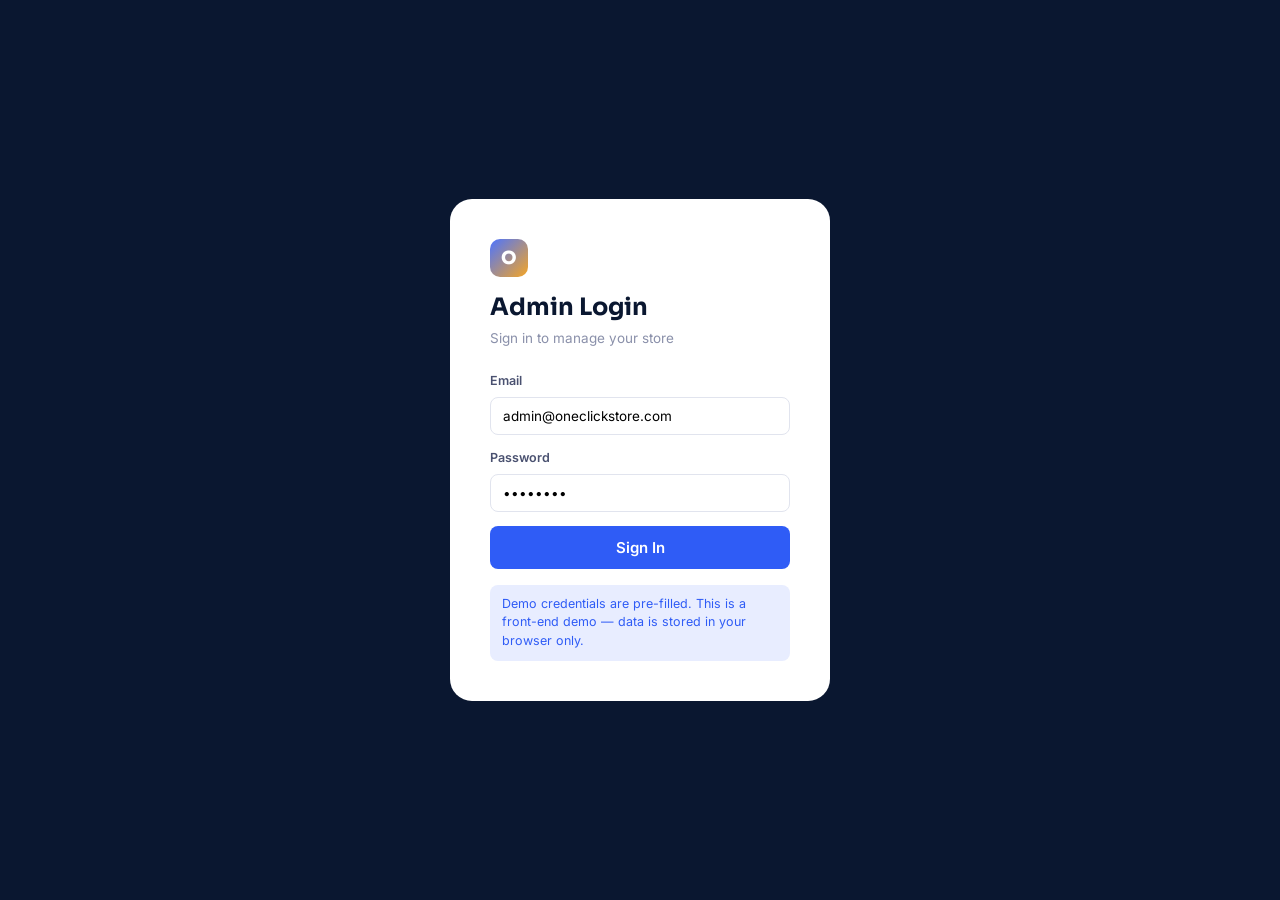
<file: admin.html>
<!DOCTYPE html>
<html lang="en">
<head>
<meta charset="UTF-8">
<meta name="viewport" content="width=device-width, initial-scale=1.0">
<meta name="description" content="Admin dashboard for One-Click Store - manage products, orders and sales.">
<meta name="theme-color" content="#0A1730">
<title>Admin Dashboard - One-Click Store</title>
<link rel="stylesheet" href="assets/css/style.css">
</head>
<body class="admin-body">

<!-- LOGIN SCREEN -->
<div class="login-screen" id="loginScreen">
  <div class="login-card">
    <span class="logo-mark" style="margin-bottom:16px;">O</span>
    <h2>Admin Login</h2>
    <p>Sign in to manage your store</p>
    <form id="loginForm">
      <div class="form-group"><label>Email</label><input type="email" id="loginEmail" value="admin@oneclickstore.com" required></div>
      <div class="form-group"><label>Password</label><input type="password" id="loginPassword" value="admin123" required></div>
      <button type="submit" class="btn btn-primary btn-block">Sign In</button>
    </form>
    <div class="login-hint">Demo credentials are pre-filled. This is a front-end demo — data is stored in your browser only.</div>
  </div>
</div>

<!-- ADMIN SHELL -->
<div class="admin-shell" id="adminShell" style="display:none;">
  <aside class="admin-sidebar">
    <div class="admin-logo"><span class="logo-mark">O</span><span class="logo-text" style="color:#fff;">One-Click<span style="color:var(--amber-500);">Admin</span></span></div>
    <nav class="admin-nav">
      <a href="#dashboard" class="nav-item active" data-view="dashboard"><span class="icon">📊</span> Dashboard</a>
      <a href="#products" class="nav-item" data-view="products"><span class="icon">📦</span> Products</a>
      <a href="#orders" class="nav-item" data-view="orders"><span class="icon">🧾</span> Orders</a>
      <a href="#customers" class="nav-item" data-view="customers"><span class="icon">👥</span> Customers</a>
      <a href="index.html" class="nav-item"><span class="icon">🏬</span> View Store</a>
      <a href="#logout" class="nav-item" id="logoutBtn"><span class="icon">🚪</span> Logout</a>
    </nav>
  </aside>

  <main class="admin-main">
    <!-- DASHBOARD VIEW -->
    <section id="view-dashboard" class="admin-view">
      <div class="admin-topbar">
        <div><h1>Dashboard Overview</h1><p>Welcome back — here's what's happening with your store today.</p></div>
      </div>

      <div class="stat-grid">
        <div class="stat-card">
          <div class="stat-icon" style="background:var(--blue-100);color:var(--blue-600);">💰</div>
          <div class="stat-value" id="statRevenue">$0</div>
          <div class="stat-label">Total Revenue</div>
          <div class="stat-delta up">▲ 12.4% vs last month</div>
        </div>
        <div class="stat-card">
          <div class="stat-icon" style="background:#DEF7EA;color:var(--green-500);">🧾</div>
          <div class="stat-value" id="statOrders">0</div>
          <div class="stat-label">Total Orders</div>
          <div class="stat-delta up">▲ 8.1% vs last month</div>
        </div>
        <div class="stat-card">
          <div class="stat-icon" style="background:#FEF3D9;color:var(--amber-600);">📦</div>
          <div class="stat-value" id="statProducts">0</div>
          <div class="stat-label">Active Products</div>
          <div class="stat-delta up">▲ 3 new this week</div>
        </div>
        <div class="stat-card">
          <div class="stat-icon" style="background:#FDE8E8;color:var(--red-500);">👥</div>
          <div class="stat-value" id="statCustomers">1,204</div>
          <div class="stat-label">Total Customers</div>
          <div class="stat-delta down">▼ 1.2% vs last month</div>
        </div>
      </div>

      <div class="admin-panel">
        <div class="admin-panel-head"><h2>Sales — Last 7 Days</h2><span class="badge-pill">Live demo data</span></div>
        <div class="chart-bars" id="chartBars"></div>
        <div class="chart-labels" id="chartLabels"></div>
      </div>

      <div class="admin-panel">
        <div class="admin-panel-head"><h2>Recent Orders</h2><a href="#orders" class="view-all-link" onclick="switchView('orders')">View All →</a></div>
        <table class="admin-table">
          <thead><tr><th>Order ID</th><th>Customer</th><th>Date</th><th>Amount</th><th>Status</th></tr></thead>
          <tbody id="recentOrdersBody"></tbody>
        </table>
      </div>
    </section>

    <!-- PRODUCTS VIEW -->
    <section id="view-products" class="admin-view" style="display:none;">
      <div class="admin-topbar">
        <div><h1>Products</h1><p>Manage your product catalog</p></div>
        <button class="btn btn-primary" onclick="openProductModal()">+ Add Product</button>
      </div>
      <div class="admin-panel">
        <table class="admin-table">
          <thead><tr><th>Image</th><th>Name</th><th>Category</th><th>Price</th><th>Stock</th><th>Status</th><th>Actions</th></tr></thead>
          <tbody id="productsTableBody"></tbody>
        </table>
      </div>
    </section>

    <!-- ORDERS VIEW -->
    <section id="view-orders" class="admin-view" style="display:none;">
      <div class="admin-topbar"><div><h1>Orders</h1><p>Track and manage customer orders</p></div></div>
      <div class="admin-panel">
        <table class="admin-table">
          <thead><tr><th>Order ID</th><th>Customer</th><th>Items</th><th>Date</th><th>Amount</th><th>Status</th><th>Actions</th></tr></thead>
          <tbody id="ordersTableBody"></tbody>
        </table>
      </div>
    </section>

    <!-- CUSTOMERS VIEW -->
    <section id="view-customers" class="admin-view" style="display:none;">
      <div class="admin-topbar"><div><h1>Customers</h1><p>Your customer base at a glance</p></div></div>
      <div class="admin-panel">
        <table class="admin-table">
          <thead><tr><th>Name</th><th>Email</th><th>Orders</th><th>Total Spent</th><th>Joined</th></tr></thead>
          <tbody id="customersTableBody"></tbody>
        </table>
      </div>
    </section>
  </main>
</div>

<!-- PRODUCT ADD/EDIT MODAL -->
<div class="modal-overlay" id="productModal">
  <div class="modal-box" style="max-width:560px;">
    <span class="close-modal" onclick="closeProductModal()">&times;</span>
    <h2 id="productModalTitle" style="margin-bottom:18px;">Add Product</h2>
    <form id="productForm">
      <input type="hidden" id="pf-id">
      <div class="admin-form-grid">
        <div class="form-group"><label>Product Name</label><input type="text" id="pf-name" required></div>
        <div class="form-group"><label>Category</label>
          <select id="pf-category">
            <option>Electronics</option><option>Fashion</option><option>Home & Garden</option>
            <option>Sports & Outdoors</option><option>Books & Media</option>
          </select>
        </div>
        <div class="form-group"><label>Price ($)</label><input type="number" step="0.01" id="pf-price" required></div>
        <div class="form-group"><label>Original Price ($)</label><input type="number" step="0.01" id="pf-original"></div>
        <div class="form-group"><label>Stock Quantity</label><input type="number" id="pf-stock" required></div>
        <div class="form-group"><label>Image URL</label><input type="text" id="pf-image" placeholder="https://..."></div>
      </div>
      <div class="form-group"><label>Description</label><textarea id="pf-desc"></textarea></div>
      <button type="submit" class="btn btn-primary btn-block">Save Product</button>
    </form>
  </div>
</div>

<div id="toast" class="toast">Saved</div>

<script src="assets/js/products.js"></script>
<script>
  /* ---------- LOGIN ---------- */
  document.getElementById('loginForm').addEventListener('submit', (e) => {
    e.preventDefault();
    sessionStorage.setItem('ocs_admin_logged_in', 'true');
    document.getElementById('loginScreen').style.display = 'none';
    document.getElementById('adminShell').style.display = 'grid';
    initDashboard();
  });
  document.getElementById('logoutBtn').addEventListener('click', (e) => {
    e.preventDefault();
    sessionStorage.removeItem('ocs_admin_logged_in');
    location.reload();
  });
  if (sessionStorage.getItem('ocs_admin_logged_in') === 'true') {
    document.getElementById('loginScreen').style.display = 'none';
    document.getElementById('adminShell').style.display = 'grid';
  }

  /* ---------- NAV SWITCHING ---------- */
  function switchView(view) {
    document.querySelectorAll('.admin-view').forEach(v => v.style.display = 'none');
    document.getElementById(`view-${view}`).style.display = 'block';
    document.querySelectorAll('.admin-nav .nav-item').forEach(a => a.classList.remove('active'));
    document.querySelector(`.admin-nav a[data-view="${view}"]`)?.classList.add('active');
  }
  document.querySelectorAll('.admin-nav .nav-item[data-view]').forEach(a => {
    a.addEventListener('click', (e) => { e.preventDefault(); switchView(a.dataset.view); });
  });

  /* ---------- MOCK ORDERS / CUSTOMERS ---------- */
  const MOCK_ORDERS = [
    { id: '#OCS-10234', customer: 'Ahmed Raza', items: 3, date: 'Aug 4, 2026', amount: 249.99, status: 'paid' },
    { id: '#OCS-10233', customer: 'Sara Khan', items: 1, date: 'Aug 4, 2026', amount: 79.99, status: 'pending' },
    { id: '#OCS-10232', customer: 'Bilal Ahmed', items: 2, date: 'Aug 3, 2026', amount: 154.98, status: 'paid' },
    { id: '#OCS-10231', customer: 'Fatima Noor', items: 5, date: 'Aug 3, 2026', amount: 412.50, status: 'paid' },
    { id: '#OCS-10230', customer: 'Usman Tariq', items: 1, date: 'Aug 2, 2026', amount: 34.99, status: 'cancelled' },
    { id: '#OCS-10229', customer: 'Hina Malik', items: 4, date: 'Aug 2, 2026', amount: 289.96, status: 'paid' }
  ];
  const MOCK_CUSTOMERS = [
    { name: 'Ahmed Raza', email: 'ahmed.raza@example.com', orders: 12, spent: 1240.50, joined: 'Jan 2025' },
    { name: 'Sara Khan', email: 'sara.khan@example.com', orders: 5, spent: 389.99, joined: 'Mar 2025' },
    { name: 'Bilal Ahmed', email: 'bilal.a@example.com', orders: 8, spent: 720.10, joined: 'Nov 2024' },
    { name: 'Fatima Noor', email: 'fatima.noor@example.com', orders: 21, spent: 2104.75, joined: 'Jun 2024' },
    { name: 'Usman Tariq', email: 'usman.t@example.com', orders: 2, spent: 89.98, joined: 'Jul 2025' }
  ];

  function statusPill(status) {
    return `<span class="status-pill ${status}">${status.charAt(0).toUpperCase() + status.slice(1)}</span>`;
  }

  function initDashboard() {
    const products = getProducts();
    document.getElementById('statProducts').textContent = products.length;
    const totalRevenue = MOCK_ORDERS.reduce((s, o) => s + o.amount, 0);
    document.getElementById('statRevenue').textContent = `$${totalRevenue.toFixed(2)}`;
    document.getElementById('statOrders').textContent = MOCK_ORDERS.length;

    // Chart
    const days = ['Mon','Tue','Wed','Thu','Fri','Sat','Sun'];
    const values = [420, 680, 540, 790, 610, 980, 730];
    const max = Math.max(...values);
    document.getElementById('chartBars').innerHTML = values.map(v =>
      `<div class="chart-bar" style="height:${(v / max) * 100}%"><span>$${v}</span></div>`).join('');
    document.getElementById('chartLabels').innerHTML = days.map(d => `<span>${d}</span>`).join('');

    // Recent orders (dashboard preview)
    document.getElementById('recentOrdersBody').innerHTML = MOCK_ORDERS.slice(0, 5).map(o => `
      <tr><td>${o.id}</td><td>${o.customer}</td><td>${o.date}</td><td class="price">$${o.amount.toFixed(2)}</td><td>${statusPill(o.status)}</td></tr>
    `).join('');

    // Full orders table
    document.getElementById('ordersTableBody').innerHTML = MOCK_ORDERS.map(o => `
      <tr>
        <td>${o.id}</td><td>${o.customer}</td><td>${o.items}</td><td>${o.date}</td><td class="price">$${o.amount.toFixed(2)}</td><td>${statusPill(o.status)}</td>
        <td class="row-actions"><button title="View">👁️</button><button title="Update status">✏️</button></td>
      </tr>
    `).join('');

    // Customers table
    document.getElementById('customersTableBody').innerHTML = MOCK_CUSTOMERS.map(c => `
      <tr><td>${c.name}</td><td>${c.email}</td><td>${c.orders}</td><td class="price">$${c.spent.toFixed(2)}</td><td>${c.joined}</td></tr>
    `).join('');

    renderProductsTable();
  }

  /* ---------- PRODUCTS CRUD ---------- */
  function renderProductsTable() {
    const products = getProducts();
    document.getElementById('productsTableBody').innerHTML = products.map(p => `
      <tr>
        <td><img src="${p.image}" alt="${p.name}"></td>
        <td>${p.name}</td>
        <td>${p.category}</td>
        <td class="price">$${p.price.toFixed(2)}</td>
        <td>${p.stock}</td>
        <td>${statusPill(p.stock > 0 ? 'instock' : 'outofstock')}</td>
        <td class="row-actions">
          <button title="Edit" onclick="openProductModal('${p.id}')">✏️</button>
          <button title="Delete" class="danger" onclick="deleteProduct('${p.id}')">🗑️</button>
        </td>
      </tr>
    `).join('');
  }

  function openProductModal(id) {
    const modal = document.getElementById('productModal');
    const form = document.getElementById('productForm');
    form.reset();
    if (id) {
      const p = getProductById(id);
      document.getElementById('productModalTitle').textContent = 'Edit Product';
      document.getElementById('pf-id').value = p.id;
      document.getElementById('pf-name').value = p.name;
      document.getElementById('pf-category').value = p.category;
      document.getElementById('pf-price').value = p.price;
      document.getElementById('pf-original').value = p.originalPrice || '';
      document.getElementById('pf-stock').value = p.stock;
      document.getElementById('pf-image').value = p.image;
      document.getElementById('pf-desc').value = p.description;
    } else {
      document.getElementById('productModalTitle').textContent = 'Add Product';
      document.getElementById('pf-id').value = '';
    }
    modal.classList.add('open');
  }
  function closeProductModal() { document.getElementById('productModal').classList.remove('open'); }

  document.getElementById('productForm').addEventListener('submit', (e) => {
    e.preventDefault();
    const products = getProducts();
    const id = document.getElementById('pf-id').value;
    const image = document.getElementById('pf-image').value || 'https://picsum.photos/seed/newproduct/700/700';
    const data = {
      name: document.getElementById('pf-name').value,
      category: document.getElementById('pf-category').value,
      price: parseFloat(document.getElementById('pf-price').value),
      originalPrice: parseFloat(document.getElementById('pf-original').value) || null,
      stock: parseInt(document.getElementById('pf-stock').value),
      image, gallery: [image],
      description: document.getElementById('pf-desc').value || 'No description provided.',
      specs: {}, options: [], rating: 5, reviews: 0,
      sku: 'OCS-' + Math.random().toString(36).slice(2, 8).toUpperCase()
    };
    if (id) {
      const idx = products.findIndex(p => p.id === id);
      products[idx] = { ...products[idx], ...data };
      showToast('✅ Product updated');
    } else {
      data.id = 'p' + Date.now();
      products.push(data);
      showToast('✅ Product added');
    }
    saveProducts(products);
    renderProductsTable();
    closeProductModal();
    initDashboard();
  });

  function deleteProduct(id) {
    if (!confirm('Delete this product? This cannot be undone.')) return;
    saveProducts(getProducts().filter(p => p.id !== id));
    renderProductsTable();
    initDashboard();
    showToast('🗑️ Product deleted');
  }

  function showToast(msg) {
    const toast = document.getElementById('toast');
    toast.textContent = msg;
    toast.classList.add('show');
    setTimeout(() => toast.classList.remove('show'), 2200);
  }

  if (sessionStorage.getItem('ocs_admin_logged_in') === 'true') initDashboard();
</script>
</body>
</html>
</file>
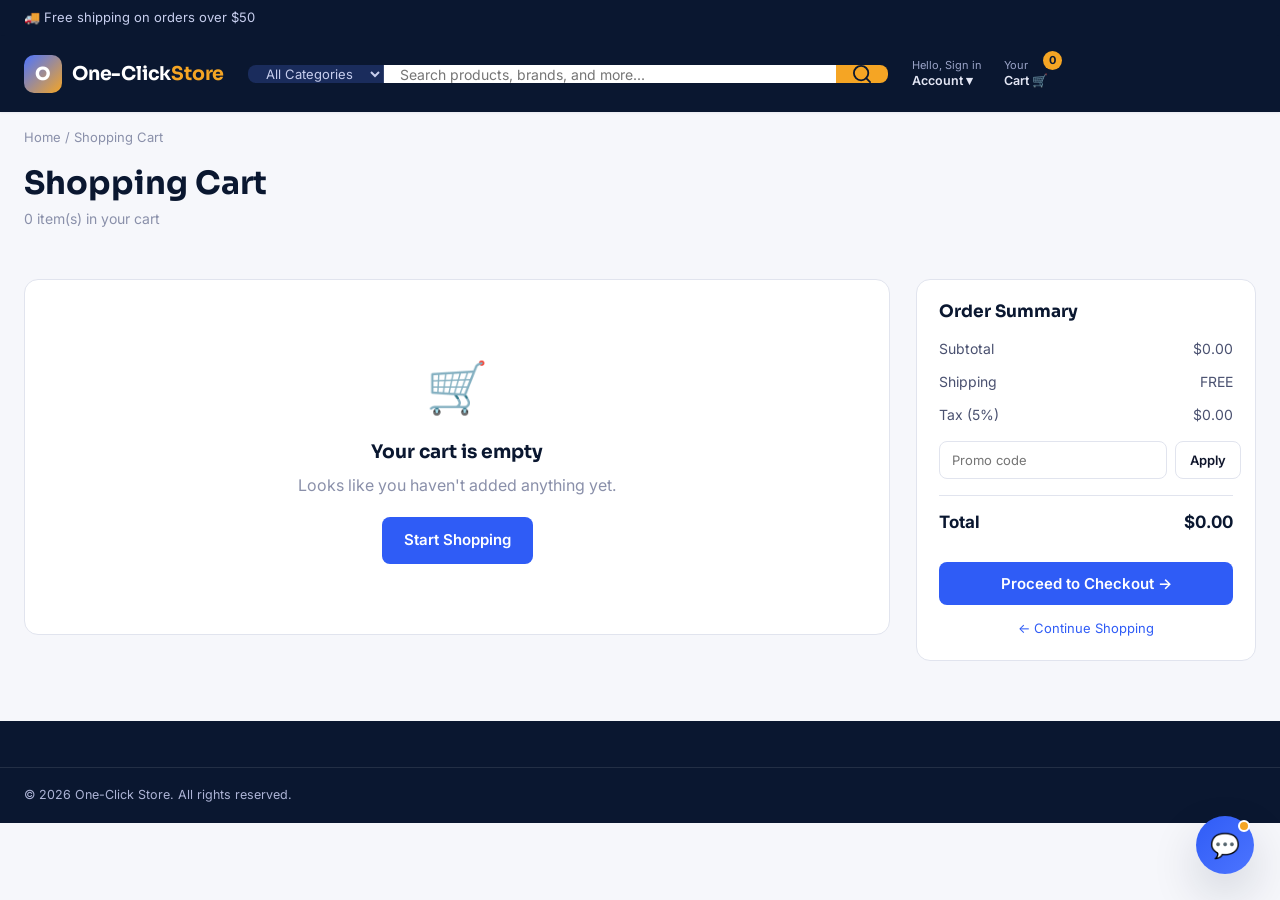
<file: cart.html>
<!DOCTYPE html>
<html lang="en">
<head>
<meta charset="UTF-8">
<meta name="viewport" content="width=device-width, initial-scale=1.0">
<meta name="description" content="Review your shopping cart and checkout securely at One-Click Store.">
<meta name="theme-color" content="#0A1730">
<title>Your Cart - One-Click Store</title>
<link rel="stylesheet" href="assets/css/style.css">
</head>
<body>

<div class="topbar"><div class="container"><span>🚚 Free shipping on orders over $50</span></div></div>

<header class="header">
  <div class="container header-inner">
    <a href="index.html" class="logo"><span class="logo-mark">O</span><span class="logo-text">One-Click<span>Store</span></span></a>
    <form class="search-form" id="searchForm">
      <select class="search-select"><option>All Categories</option></select>
      <input type="text" id="searchInput" class="search-input" placeholder="Search products, brands, and more...">
      <button type="submit" class="search-btn">
        <svg width="18" height="18" viewBox="0 0 20 20" fill="none"><path d="M9 17C13.4183 17 17 13.4183 17 9C17 4.58172 13.4183 1 9 1C4.58172 1 1 4.58172 1 9C1 13.4183 4.58172 17 9 17Z" stroke="currentColor" stroke-width="2"/><path d="M19 19L14.65 14.65" stroke="currentColor" stroke-width="2" stroke-linecap="round"/></svg>
      </button>
    </form>
    <div class="header-actions">
      <a href="#account" class="header-link"><span class="label-top">Hello, Sign in</span><span class="label-main">Account ▾</span></a>
      <a href="cart.html" class="header-link"><span class="label-top">Your</span><span class="label-main">Cart 🛒<span class="cart-count" id="cartCount">0</span></span></a>
    </div>
    <button class="mobile-menu-btn" id="mobileMenuBtn"><span></span><span></span><span></span></button>
  </div>
</header>

<main class="main-content">
  <div class="container">
    <nav class="breadcrumb"><a href="index.html">Home</a> / <span>Shopping Cart</span></nav>
    <h1 style="margin-bottom:6px;">Shopping Cart</h1>
    <p style="color:var(--text-400);font-size:14px;margin-bottom:20px;" id="itemCountLabel"></p>

    <div class="cart-layout">
      <div class="cart-items" id="cartItemsBox">
        <div class="cart-header-row">
          <span>Product</span><span>Details</span><span>Quantity</span><span>Total</span><span></span>
        </div>
        <div id="cartRows"></div>
      </div>

      <div class="summary-card">
        <h3>Order Summary</h3>
        <div class="summary-row"><span>Subtotal</span><span id="sumSubtotal">$0.00</span></div>
        <div class="summary-row"><span>Shipping</span><span id="sumShipping">$0.00</span></div>
        <div class="summary-row"><span>Tax (5%)</span><span id="sumTax">$0.00</span></div>
        <div class="promo-row">
          <input type="text" placeholder="Promo code" id="promoInput">
          <button class="btn btn-outline btn-sm" onclick="applyPromo()">Apply</button>
        </div>
        <div class="summary-row total"><span>Total</span><span id="sumTotal">$0.00</span></div>
        <button class="btn btn-primary btn-block" style="margin-top:14px;" onclick="checkout()">Proceed to Checkout →</button>
        <a href="index.html" style="display:block;text-align:center;margin-top:14px;font-size:13px;color:var(--blue-600);">← Continue Shopping</a>
      </div>
    </div>
  </div>
</main>

<footer class="footer">
  <div class="footer-bottom"><div class="container footer-bottom-content">
    <p>&copy; 2026 One-Click Store. All rights reserved.</p>
  </div></div>
</footer>

<div id="toast" class="toast">✅ Cart updated</div>

<script src="assets/js/products.js"></script>
<script src="assets/js/app.js"></script>
<script src="assets/js/chatbot.js"></script>
<script>
  let promoDiscount = 0;

  function renderCart() {
    const cart = getCart();
    const box = document.getElementById('cartRows');
    document.getElementById('itemCountLabel').textContent = `${cartTotalCount()} item(s) in your cart`;

    if (cart.length === 0) {
      box.innerHTML = `<div class="cart-empty"><div class="emoji">🛒</div><h3>Your cart is empty</h3><p style="margin:10px 0 20px;">Looks like you haven't added anything yet.</p><a href="index.html" class="btn btn-primary">Start Shopping</a></div>`;
      document.querySelector('.cart-header-row').style.display = 'none';
      updateSummary(0);
      return;
    }
    document.querySelector('.cart-header-row').style.display = 'grid';

    let subtotal = 0;
    box.innerHTML = cart.map(item => {
      const p = getProductById(item.id);
      if (!p) return '';
      const lineTotal = p.price * item.qty;
      subtotal += lineTotal;
      return `
      <div class="cart-row">
        <img src="${p.image}" alt="${p.name}">
        <div>
          <div class="cart-item-name"><a href="product.html?id=${p.id}">${p.name}</a></div>
          <div class="cart-item-meta">${item.option ? `Option: ${item.option} · ` : ''}$${p.price.toFixed(2)} each</div>
        </div>
        <div class="qty-control">
          <button onclick="changeCartQty('${item.id}', ${item.qty - 1}, ${item.option ? `'${item.option}'` : null})">−</button>
          <input type="text" value="${item.qty}" readonly>
          <button onclick="changeCartQty('${item.id}', ${item.qty + 1}, ${item.option ? `'${item.option}'` : null})">+</button>
        </div>
        <span class="price">$${lineTotal.toFixed(2)}</span>
        <button class="cart-remove" onclick="removeCartItem('${item.id}', ${item.option ? `'${item.option}'` : null})" aria-label="Remove">✕</button>
      </div>`;
    }).join('');

    updateSummary(subtotal);
  }

  function updateSummary(subtotal) {
    const shipping = subtotal === 0 ? 0 : (subtotal >= 50 ? 0 : 5.99);
    const discount = subtotal * promoDiscount;
    const tax = (subtotal - discount) * 0.05;
    const total = subtotal - discount + shipping + tax;
    document.getElementById('sumSubtotal').textContent = `$${subtotal.toFixed(2)}`;
    document.getElementById('sumShipping').textContent = shipping === 0 ? 'FREE' : `$${shipping.toFixed(2)}`;
    document.getElementById('sumTax').textContent = `$${tax.toFixed(2)}`;
    document.getElementById('sumTotal').textContent = `$${total.toFixed(2)}`;
  }

  function changeCartQty(id, qty, option) {
    if (qty < 1) { removeCartItem(id, option); return; }
    updateCartQty(id, qty, option);
    renderCart();
  }
  function removeCartItem(id, option) {
    removeFromCart(id, option);
    renderCart();
    showToast('🗑️ Item removed');
  }
  function applyPromo() {
    const code = document.getElementById('promoInput').value.trim().toUpperCase();
    if (code === 'SAVE10') {
      promoDiscount = 0.10;
      showToast('🎉 Promo applied: 10% off');
    } else {
      promoDiscount = 0;
      showToast('❌ Invalid promo code');
    }
    renderCart();
  }
  function checkout() {
    if (getCart().length === 0) { showToast('Your cart is empty'); return; }
    showToast('✅ Order placed! This is a demo checkout.');
  }

  renderCart();
</script>
</body>
</html>
</file>
<file: assets/css/style.css>
/* ============================================================
   ONE-CLICK STORE — DESIGN SYSTEM
   Palette: Deep Ink Navy + Signal Blue + Amber accents
   Type: Sora (display) / Inter (body) / JetBrains Mono (data/price)
   ============================================================ */

@import url('https://fonts.googleapis.com/css2?family=Sora:wght@600;700;800&family=Inter:wght@400;500;600;700&family=JetBrains+Mono:wght@500;600&display=swap');

:root {
  /* Colors */
  --ink-900: #0A1730;
  --ink-800: #122048;
  --ink-700: #1A2C5C;
  --blue-600: #2F5CF6;
  --blue-500: #4C74FF;
  --blue-100: #E8EDFF;
  --amber-500: #F5A524;
  --amber-600: #DB8A0C;
  --green-500: #16A163;
  --red-500: #E5484D;
  --paper-0: #FFFFFF;
  --paper-50: #F6F7FB;
  --paper-100: #EEF0F7;
  --line-200: #E1E4EE;
  --text-900: #10162C;
  --text-600: #4A5170;
  --text-400: #8A90AA;

  /* Type */
  --font-display: 'Sora', sans-serif;
  --font-body: 'Inter', sans-serif;
  --font-mono: 'JetBrains Mono', monospace;

  /* Layout */
  --radius-sm: 8px;
  --radius-md: 14px;
  --radius-lg: 22px;
  --shadow-sm: 0 1px 2px rgba(10, 23, 48, 0.06);
  --shadow-md: 0 8px 24px rgba(10, 23, 48, 0.10);
  --shadow-lg: 0 20px 48px rgba(10, 23, 48, 0.16);
  --container: 1280px;
}

* { box-sizing: border-box; margin: 0; padding: 0; }

html { scroll-behavior: smooth; }

body {
  font-family: var(--font-body);
  color: var(--text-900);
  background: var(--paper-50);
  line-height: 1.5;
  -webkit-font-smoothing: antialiased;
}

img { max-width: 100%; display: block; }
a { text-decoration: none; color: inherit; }
ul { list-style: none; }
button { font-family: inherit; cursor: pointer; border: none; background: none; }
input, select, textarea { font-family: inherit; }

:focus-visible {
  outline: 3px solid var(--blue-500);
  outline-offset: 2px;
}

.container {
  max-width: var(--container);
  margin: 0 auto;
  padding: 0 24px;
}

h1, h2, h3, h4 {
  font-family: var(--font-display);
  color: var(--ink-900);
  line-height: 1.2;
}

.price { font-family: var(--font-mono); font-weight: 600; }

.btn {
  display: inline-flex;
  align-items: center;
  justify-content: center;
  gap: 8px;
  padding: 12px 22px;
  border-radius: var(--radius-sm);
  font-weight: 600;
  font-size: 15px;
  transition: transform .15s ease, box-shadow .15s ease, background .15s ease;
}
.btn-primary { background: var(--blue-600); color: #fff; }
.btn-primary:hover { background: var(--blue-500); box-shadow: var(--shadow-md); transform: translateY(-1px); }
.btn-amber { background: var(--amber-500); color: var(--ink-900); }
.btn-amber:hover { background: var(--amber-600); color: #fff; transform: translateY(-1px); }
.btn-outline { background: transparent; border: 1.5px solid var(--line-200); color: var(--text-900); }
.btn-outline:hover { border-color: var(--blue-600); color: var(--blue-600); }
.btn-block { width: 100%; }
.btn-sm { padding: 8px 14px; font-size: 13px; }
.btn-danger { background: var(--red-500); color: #fff; }
.btn-danger:hover { opacity: .88; }

/* ============ TOP UTILITY BAR ============ */
.topbar {
  background: var(--ink-900);
  color: #C7CEEE;
  font-size: 13px;
}
.topbar .container { display: flex; justify-content: space-between; align-items: center; height: 36px; }
.topbar a { color: #C7CEEE; }
.topbar a:hover { color: #fff; }
.topbar-links { display: flex; gap: 18px; }

/* ============ HEADER ============ */
.header {
  background: var(--ink-900);
  position: sticky;
  top: 0;
  z-index: 100;
  box-shadow: var(--shadow-sm);
}
.header-inner {
  display: flex;
  align-items: center;
  gap: 24px;
  height: 76px;
}
.logo { display: flex; align-items: center; gap: 10px; flex-shrink: 0; }
.logo-mark {
  width: 38px; height: 38px; border-radius: 10px;
  background: linear-gradient(135deg, var(--blue-500), var(--amber-500));
  display: flex; align-items: center; justify-content: center;
  font-family: var(--font-display); font-weight: 800; color: #fff; font-size: 18px;
}
.logo-text { font-family: var(--font-display); font-weight: 700; font-size: 19px; color: #fff; letter-spacing: -.2px; }
.logo-text span { color: var(--amber-500); }

.search-form { flex: 1; display: flex; max-width: 640px; }
.search-select {
  background: var(--ink-700); color: #C7CEEE; border: none;
  padding: 0 14px; border-radius: var(--radius-sm) 0 0 var(--radius-sm);
  font-size: 13px; border-right: 1px solid rgba(255,255,255,.12);
}
.search-input {
  flex: 1; border: none; padding: 0 16px; font-size: 14px;
  background: #fff; color: var(--text-900);
}
.search-btn {
  background: var(--amber-500); color: var(--ink-900);
  width: 52px; border-radius: 0 var(--radius-sm) var(--radius-sm) 0;
  display: flex; align-items: center; justify-content: center;
}
.search-btn:hover { background: var(--amber-600); }

.header-actions { display: flex; align-items: center; gap: 22px; flex-shrink: 0; }
.header-link {
  display: flex; flex-direction: column; color: #E4E7F5; font-size: 12.5px; line-height: 1.25; position: relative;
}
.header-link .label-top { color: #9AA3C7; font-size: 11px; }
.header-link .label-main { font-weight: 600; display: flex; align-items: center; gap: 4px; }
.header-link:hover .label-main { color: var(--amber-500); }
.cart-count {
  position: absolute; top: -8px; right: -14px;
  background: var(--amber-500); color: var(--ink-900);
  font-size: 11px; font-weight: 700; width: 19px; height: 19px;
  border-radius: 50%; display: flex; align-items: center; justify-content: center;
}

.mobile-menu-btn { display: none; color: #fff; }
.mobile-menu-btn span { display: block; width: 24px; height: 2px; background: #fff; margin: 5px 0; border-radius: 2px; }

/* ============ NAVBAR ============ */
.navbar { background: var(--ink-800); }
.nav-container { display: flex; align-items: center; gap: 26px; height: 46px; overflow-x: auto; }
.categories-btn {
  display: flex; align-items: center; gap: 8px; color: #fff; font-weight: 600; font-size: 14px;
  flex-shrink: 0; padding-right: 18px; border-right: 1px solid rgba(255,255,255,.14);
}
.nav-menu { display: flex; gap: 22px; flex-shrink: 0; }
.nav-link { color: #C7CEEE; font-size: 13.5px; white-space: nowrap; }
.nav-link:hover { color: #fff; }
.nav-link.deals-link { color: var(--amber-500); font-weight: 700; }

/* ============ BREADCRUMB ============ */
.breadcrumb { padding: 16px 0; font-size: 13px; color: var(--text-400); }
.breadcrumb a:hover { color: var(--blue-600); }

/* ============ HERO SLIDER ============ */
.hero-slider { background: var(--ink-900); }
.slider-container { position: relative; overflow: hidden; }
.slider-wrapper { display: flex; transition: transform .5s cubic-bezier(.65,0,.35,1); }
.slide { min-width: 100%; position: relative; height: 420px; display: flex; align-items: center; }
.slide-bg { position: absolute; inset: 0; opacity: .55; background-size: cover; background-position: center; }
.slide-bg.bg-1 { background: radial-gradient(circle at 20% 30%, var(--blue-600), transparent 60%), radial-gradient(circle at 80% 70%, var(--amber-500), transparent 55%); }
.slide-bg.bg-2 { background: radial-gradient(circle at 75% 25%, var(--green-500), transparent 55%), radial-gradient(circle at 25% 75%, var(--blue-600), transparent 55%); }
.slide-bg.bg-3 { background: radial-gradient(circle at 30% 70%, var(--amber-500), transparent 55%), radial-gradient(circle at 70% 20%, var(--red-500), transparent 45%); }
.slide-content { position: relative; z-index: 2; max-width: 560px; padding: 0 60px; }
.slide-eyebrow { color: var(--amber-500); font-weight: 700; letter-spacing: 1.5px; font-size: 13px; text-transform: uppercase; }
.slide-content h2 { font-size: 42px; color: #fff; margin: 12px 0 14px; }
.slide-content p { color: #C7CEEE; font-size: 16px; margin-bottom: 26px; }
.slider-btn {
  position: absolute; top: 50%; transform: translateY(-50%); z-index: 3;
  width: 44px; height: 44px; border-radius: 50%; background: rgba(255,255,255,.12); color: #fff;
  display: flex; align-items: center; justify-content: center; backdrop-filter: blur(6px);
}
.slider-btn:hover { background: rgba(255,255,255,.25); }
.slider-btn.prev { left: 20px; } .slider-btn.next { right: 20px; }
.slider-dots { position: absolute; bottom: 20px; left: 50%; transform: translateX(-50%); display: flex; gap: 8px; z-index: 3; }
.dot { width: 8px; height: 8px; border-radius: 50%; background: rgba(255,255,255,.35); }
.dot.active { background: var(--amber-500); width: 22px; border-radius: 5px; }

/* ============ SECTIONS ============ */
section.section { padding: 46px 0; }
.section-header { display: flex; justify-content: space-between; align-items: flex-end; margin-bottom: 22px; }
.section-title { font-size: 24px; }
.section-sub { color: var(--text-400); font-size: 14px; margin-top: 4px; }
.view-all-link { color: var(--blue-600); font-weight: 600; font-size: 14px; }
.view-all-link:hover { text-decoration: underline; }

/* ============ CATEGORIES ============ */
.categories-grid { display: grid; grid-template-columns: repeat(6, 1fr); gap: 16px; }
.category-card {
  background: var(--paper-0); border: 1px solid var(--line-200); border-radius: var(--radius-md);
  padding: 20px 14px; text-align: center; transition: all .2s ease;
}
.category-card:hover { transform: translateY(-4px); box-shadow: var(--shadow-md); border-color: var(--blue-500); }
.category-icon {
  width: 56px; height: 56px; border-radius: 50%; margin: 0 auto 12px;
  display: flex; align-items: center; justify-content: center; font-size: 26px;
  background: var(--blue-100);
}
.category-card h3 { font-size: 13.5px; font-weight: 600; color: var(--text-900); }

/* ============ PRODUCT / DEAL CARDS ============ */
.products-grid { display: grid; grid-template-columns: repeat(4, 1fr); gap: 18px; }
.deals-container { display: grid; grid-template-columns: repeat(4, 1fr); gap: 18px; }
.best-sellers-container { display: grid; grid-template-columns: repeat(4, 1fr); gap: 18px; }

.product-card, .deal-card, .bestseller-card {
  background: var(--paper-0); border: 1px solid var(--line-200); border-radius: var(--radius-md);
  overflow: hidden; transition: box-shadow .2s ease, transform .2s ease; display: flex; flex-direction: column;
  position: relative;
}
.product-card:hover, .deal-card:hover, .bestseller-card:hover { box-shadow: var(--shadow-md); transform: translateY(-3px); }

.product-image-wrapper { position: relative; aspect-ratio: 1/1; overflow: hidden; background: var(--paper-100); }
.product-image-wrapper img, .deal-card > img, .bestseller-card > img { width: 100%; height: 100%; object-fit: cover; }
.deal-card, .bestseller-card { padding-bottom: 4px; }
.deal-card > img, .bestseller-card > img { aspect-ratio: 1/1; }

.product-overlay {
  position: absolute; inset: auto 10px 10px 10px; display: flex; gap: 8px;
  opacity: 0; transform: translateY(6px); transition: all .2s ease;
}
.product-card:hover .product-overlay { opacity: 1; transform: translateY(0); }
.quick-view-btn {
  flex: 1; background: var(--ink-900); color: #fff; font-size: 12.5px; font-weight: 600;
  padding: 9px; border-radius: var(--radius-sm);
}
.quick-view-btn:hover { background: var(--blue-600); }
.wishlist-btn {
  width: 36px; height: 36px; border-radius: 50%; background: #fff; box-shadow: var(--shadow-sm);
  display: flex; align-items: center; justify-content: center; font-size: 15px; color: var(--text-400);
}
.wishlist-btn.active, .wishlist-btn:hover { color: var(--red-500); }

.deal-badge, .stock-badge {
  position: absolute; top: 10px; left: 10px; z-index: 2;
  background: var(--red-500); color: #fff; font-size: 12px; font-weight: 700;
  padding: 4px 9px; border-radius: 6px;
}
.bestseller-rank {
  position: absolute; top: 10px; left: 10px; z-index: 2;
  background: var(--ink-900); color: var(--amber-500); font-family: var(--font-display); font-weight: 700;
  font-size: 12.5px; padding: 4px 10px; border-radius: 6px;
}

.product-info, .deal-info, .bestseller-info { padding: 14px 16px 16px; display: flex; flex-direction: column; gap: 6px; flex: 1; }
.product-name, .deal-info h3, .bestseller-info h3 { font-size: 14px; font-weight: 600; font-family: var(--font-body); color: var(--text-900); }
.product-name a:hover { color: var(--blue-600); }
.description { font-size: 12.5px; color: var(--text-400); }

.rating { display: flex; align-items: center; gap: 6px; font-size: 12.5px; }
.stars { color: var(--amber-500); letter-spacing: 1px; font-size: 13px; }
.review-count { color: var(--text-400); }

.pricing, .product-pricing { display: flex; align-items: baseline; gap: 8px; margin-top: 2px; }
.price { font-size: 17px; color: var(--ink-900); }
.original-price { font-size: 13px; color: var(--text-400); text-decoration: line-through; }
.save-badge { font-size: 11.5px; color: var(--green-500); font-weight: 600; }

.deal-timer { display: flex; align-items: center; gap: 6px; font-size: 12px; color: var(--text-600); margin: 2px 0; }
.deal-timer .timer { font-family: var(--font-mono); color: var(--red-500); font-weight: 600; }

.add-to-cart-btn {
  margin-top: 8px; background: var(--ink-900); color: #fff; font-weight: 600; font-size: 13px;
  padding: 10px; border-radius: var(--radius-sm); transition: background .15s ease;
}
.add-to-cart-btn:hover { background: var(--blue-600); }
.add-to-cart-btn:disabled { background: var(--line-200); color: var(--text-400); cursor: not-allowed; }

/* ============ BANNER STRIP ============ */
.trust-strip { background: var(--paper-0); border-top: 1px solid var(--line-200); border-bottom: 1px solid var(--line-200); }
.trust-grid { display: grid; grid-template-columns: repeat(4, 1fr); padding: 22px 0; }
.trust-item { display: flex; align-items: center; gap: 12px; }
.trust-icon { font-size: 24px; }
.trust-item strong { display: block; font-size: 13.5px; }
.trust-item span { font-size: 12px; color: var(--text-400); }

/* ============ NEWSLETTER ============ */
.newsletter-section { background: var(--ink-900); padding: 50px 0; }
.newsletter-container { text-align: center; max-width: 560px; margin: 0 auto; }
.newsletter-content h2 { color: #fff; font-size: 26px; }
.newsletter-content p { color: #ADB4D6; margin: 10px 0 22px; font-size: 14.5px; }
.newsletter-input-wrapper { display: flex; gap: 10px; }
.newsletter-input { flex: 1; padding: 13px 16px; border-radius: var(--radius-sm); border: none; font-size: 14px; }
.newsletter-btn { background: var(--amber-500); color: var(--ink-900); font-weight: 700; padding: 0 24px; border-radius: var(--radius-sm); }
.newsletter-btn:hover { background: var(--amber-600); color: #fff; }
.newsletter-privacy { font-size: 12px; color: #7C84AE; margin-top: 12px; }

/* ============ FOOTER ============ */
.footer { background: var(--ink-900); color: #ADB4D6; padding-top: 46px; }
.footer-container { display: grid; grid-template-columns: repeat(5, 1fr); gap: 24px; padding-bottom: 30px; }
.footer-title { color: #fff; font-size: 14px; margin-bottom: 14px; font-family: var(--font-display); }
.footer-links li { margin-bottom: 9px; }
.footer-links a { font-size: 13px; }
.footer-links a:hover { color: var(--amber-500); }
.payment-methods { display: flex; gap: 8px; margin-bottom: 10px; flex-wrap: wrap; }
.ssl-info { font-size: 12px; }
.footer-bottom { border-top: 1px solid rgba(255,255,255,.1); padding: 18px 0; }
.footer-bottom-content { display: flex; justify-content: space-between; font-size: 12.5px; }
.footer-bottom-links { display: flex; gap: 10px; align-items: center; }
.footer-bottom a:hover { color: #fff; }
.separator { color: #4A5170; }

/* ============ TOAST ============ */
.toast {
  position: fixed; bottom: 26px; right: 26px; background: var(--ink-900); color: #fff;
  padding: 14px 20px; border-radius: var(--radius-sm); box-shadow: var(--shadow-lg);
  font-size: 14px; font-weight: 500; opacity: 0; transform: translateY(12px);
  transition: all .25s ease; z-index: 999; pointer-events: none;
}
.toast.show { opacity: 1; transform: translateY(0); }

/* ============ QUICK VIEW MODAL ============ */
.quick-view-modal, .modal-overlay {
  position: fixed; inset: 0; background: rgba(10,23,48,.6); backdrop-filter: blur(2px);
  display: none; align-items: center; justify-content: center; z-index: 1000; padding: 20px;
}
.quick-view-modal.open, .modal-overlay.open { display: flex; }
.quick-view-content, .modal-box {
  background: #fff; border-radius: var(--radius-lg); max-width: 760px; width: 100%;
  padding: 30px; position: relative; display: grid; grid-template-columns: 300px 1fr; gap: 26px;
  max-height: 88vh; overflow-y: auto;
}
.modal-box { display: block; max-width: 460px; }
.close-modal { position: absolute; top: 16px; right: 20px; font-size: 26px; color: var(--text-400); }
.close-modal:hover { color: var(--ink-900); }
#modalImage { border-radius: var(--radius-md); width: 100%; aspect-ratio: 1/1; object-fit: cover; }
#modalTitle { margin: 4px 0 8px; font-size: 20px; }
#modalPrice { color: var(--blue-600); font-size: 22px; margin-bottom: 16px; }

/* ============ PRODUCT DETAIL PAGE ============ */
.product-detail { display: grid; grid-template-columns: 460px 1fr; gap: 44px; padding: 30px 0 50px; align-items: start; }
.gallery-main { border-radius: var(--radius-md); overflow: hidden; background: var(--paper-0); border: 1px solid var(--line-200); aspect-ratio: 1/1; }
.gallery-main img, .gallery-main video { width: 100%; height: 100%; object-fit: cover; }
.gallery-thumbs { display: flex; gap: 10px; margin-top: 12px; }
.gallery-thumbs button { width: 76px; height: 76px; border-radius: var(--radius-sm); overflow: hidden; border: 2px solid var(--line-200); flex-shrink: 0; }
.gallery-thumbs button.active { border-color: var(--blue-600); }
.gallery-thumbs img { width: 100%; height: 100%; object-fit: cover; }
.gallery-thumbs .play-badge { position: relative; }
.gallery-thumbs .play-badge::after { content: '▶'; position: absolute; inset: 0; display: flex; align-items: center; justify-content: center; background: rgba(10,23,48,.45); color: #fff; font-size: 14px; }

.pd-title { font-size: 26px; margin-bottom: 8px; }
.pd-meta { display: flex; align-items: center; gap: 16px; margin-bottom: 16px; font-size: 13.5px; color: var(--text-400); }
.pd-meta a { color: var(--blue-600); }
.pd-price-block { display: flex; align-items: baseline; gap: 12px; padding: 18px 0; border-top: 1px solid var(--line-200); border-bottom: 1px solid var(--line-200); margin-bottom: 18px; }
.pd-price { font-size: 30px; color: var(--ink-900); }
.pd-stock { display: flex; align-items: center; gap: 8px; font-size: 13.5px; color: var(--green-500); font-weight: 600; margin-bottom: 18px; }
.pd-dot { width: 8px; height: 8px; border-radius: 50%; background: var(--green-500); }
.pd-desc { color: var(--text-600); font-size: 14.5px; margin-bottom: 22px; line-height: 1.7; }
.pd-options { margin-bottom: 20px; }
.pd-options label { font-size: 13px; font-weight: 600; display: block; margin-bottom: 8px; }
.option-swatches { display: flex; gap: 8px; }
.swatch { padding: 8px 16px; border: 1.5px solid var(--line-200); border-radius: var(--radius-sm); font-size: 13px; font-weight: 600; }
.swatch.active { border-color: var(--blue-600); background: var(--blue-100); color: var(--blue-600); }
.qty-row { display: flex; align-items: center; gap: 16px; margin-bottom: 22px; }
.qty-control { display: flex; align-items: center; border: 1.5px solid var(--line-200); border-radius: var(--radius-sm); }
.qty-control button { width: 38px; height: 40px; font-size: 16px; font-weight: 600; }
.qty-control input { width: 44px; text-align: center; border: none; font-family: var(--font-mono); font-weight: 600; }
.pd-actions { display: flex; gap: 12px; }
.pd-actions .btn { flex: 1; padding: 14px; font-size: 15px; }
.pd-benefits { margin-top: 26px; display: grid; gap: 10px; }
.pd-benefit { display: flex; gap: 10px; align-items: center; font-size: 13.5px; color: var(--text-600); }

.pd-tabs { display: flex; gap: 26px; border-bottom: 1.5px solid var(--line-200); margin: 40px 0 22px; }
.pd-tab { padding: 12px 2px; font-weight: 600; font-size: 14.5px; color: var(--text-400); border-bottom: 2px solid transparent; margin-bottom: -1.5px; }
.pd-tab.active { color: var(--ink-900); border-color: var(--blue-600); }
.pd-tab-content { display: none; padding-bottom: 30px; color: var(--text-600); font-size: 14.5px; line-height: 1.8; }
.pd-tab-content.active { display: block; }
.spec-table { width: 100%; border-collapse: collapse; }
.spec-table tr { border-bottom: 1px solid var(--line-200); }
.spec-table td { padding: 10px 0; font-size: 13.5px; }
.spec-table td:first-child { color: var(--text-400); width: 200px; }

.review-item { padding: 18px 0; border-bottom: 1px solid var(--line-200); }
.review-head { display: flex; justify-content: space-between; margin-bottom: 6px; }
.review-author { font-weight: 600; font-size: 13.5px; }
.review-date { color: var(--text-400); font-size: 12.5px; }

/* ============ CART PAGE ============ */
.cart-layout { display: grid; grid-template-columns: 1fr 340px; gap: 26px; padding: 30px 0 60px; align-items: start; }
.cart-items { background: var(--paper-0); border: 1px solid var(--line-200); border-radius: var(--radius-md); overflow: hidden; }
.cart-header-row { display: grid; grid-template-columns: 90px 1fr 130px 100px 40px; gap: 14px; padding: 14px 20px; background: var(--paper-100); font-size: 12.5px; color: var(--text-400); font-weight: 600; text-transform: uppercase; letter-spacing: .4px; }
.cart-row { display: grid; grid-template-columns: 90px 1fr 130px 100px 40px; gap: 14px; padding: 18px 20px; align-items: center; border-top: 1px solid var(--line-200); }
.cart-row img { width: 74px; height: 74px; object-fit: cover; border-radius: var(--radius-sm); background: var(--paper-100); }
.cart-item-name { font-size: 14px; font-weight: 600; margin-bottom: 4px; }
.cart-item-meta { font-size: 12.5px; color: var(--text-400); }
.cart-remove { color: var(--text-400); font-size: 18px; }
.cart-remove:hover { color: var(--red-500); }
.cart-empty { text-align: center; padding: 70px 20px; color: var(--text-400); }
.cart-empty .emoji { font-size: 50px; margin-bottom: 16px; }

.summary-card { background: var(--paper-0); border: 1px solid var(--line-200); border-radius: var(--radius-md); padding: 22px; position: sticky; top: 100px; }
.summary-card h3 { font-size: 17px; margin-bottom: 16px; }
.summary-row { display: flex; justify-content: space-between; font-size: 14px; margin-bottom: 12px; color: var(--text-600); }
.summary-row.total { font-size: 17px; font-weight: 700; color: var(--ink-900); border-top: 1px solid var(--line-200); padding-top: 14px; margin-top: 8px; }
.promo-row { display: flex; gap: 8px; margin: 16px 0; }
.promo-row input { flex: 1; padding: 10px 12px; border: 1.5px solid var(--line-200); border-radius: var(--radius-sm); font-size: 13px; }

/* ============ ADMIN DASHBOARD ============ */
.admin-body { background: var(--paper-100); min-height: 100vh; }
.admin-shell { display: grid; grid-template-columns: 240px 1fr; min-height: 100vh; }
.admin-sidebar { background: var(--ink-900); color: #C7CEEE; padding: 24px 18px; }
.admin-logo { display: flex; align-items: center; gap: 10px; margin-bottom: 34px; padding: 0 6px; }
.admin-nav a { display: flex; align-items: center; gap: 12px; padding: 11px 12px; border-radius: var(--radius-sm); font-size: 14px; font-weight: 500; margin-bottom: 3px; }
.admin-nav a:hover { background: var(--ink-700); color: #fff; }
.admin-nav a.active { background: var(--blue-600); color: #fff; }
.admin-nav .icon { width: 18px; text-align: center; }

.admin-main { padding: 26px 32px; }
.admin-topbar { display: flex; justify-content: space-between; align-items: center; margin-bottom: 26px; }
.admin-topbar h1 { font-size: 22px; }
.admin-topbar p { color: var(--text-400); font-size: 13.5px; margin-top: 2px; }

.stat-grid { display: grid; grid-template-columns: repeat(4, 1fr); gap: 18px; margin-bottom: 28px; }
.stat-card { background: var(--paper-0); border: 1px solid var(--line-200); border-radius: var(--radius-md); padding: 20px; }
.stat-card .stat-icon { width: 42px; height: 42px; border-radius: 10px; display: flex; align-items: center; justify-content: center; font-size: 19px; margin-bottom: 14px; }
.stat-card .stat-value { font-family: var(--font-mono); font-size: 24px; font-weight: 700; color: var(--ink-900); }
.stat-card .stat-label { font-size: 12.5px; color: var(--text-400); margin-top: 2px; }
.stat-card .stat-delta { font-size: 12px; font-weight: 600; margin-top: 8px; }
.stat-delta.up { color: var(--green-500); } .stat-delta.down { color: var(--red-500); }

.admin-panel { background: var(--paper-0); border: 1px solid var(--line-200); border-radius: var(--radius-md); padding: 22px; margin-bottom: 22px; }
.admin-panel-head { display: flex; justify-content: space-between; align-items: center; margin-bottom: 18px; }
.admin-panel-head h2 { font-size: 16px; }

.admin-table { width: 100%; border-collapse: collapse; }
.admin-table th { text-align: left; font-size: 11.5px; text-transform: uppercase; letter-spacing: .4px; color: var(--text-400); padding: 10px 12px; border-bottom: 1.5px solid var(--line-200); }
.admin-table td { padding: 12px; font-size: 13.5px; border-bottom: 1px solid var(--line-200); vertical-align: middle; }
.admin-table img { width: 40px; height: 40px; border-radius: 8px; object-fit: cover; }
.admin-table tr:hover { background: var(--paper-50); }
.row-actions { display: flex; gap: 8px; }
.row-actions button { width: 30px; height: 30px; border-radius: 7px; background: var(--paper-100); display: flex; align-items: center; justify-content: center; }
.row-actions button:hover { background: var(--blue-100); color: var(--blue-600); }
.row-actions .danger:hover { background: #FDE8E8; color: var(--red-500); }

.status-pill { padding: 4px 10px; border-radius: 20px; font-size: 11.5px; font-weight: 700; display: inline-block; }
.status-pill.paid, .status-pill.instock { background: #DEF7EA; color: var(--green-500); }
.status-pill.pending { background: #FEF3D9; color: var(--amber-600); }
.status-pill.cancelled, .status-pill.outofstock { background: #FDE8E8; color: var(--red-500); }

.chart-bars { display: flex; align-items: flex-end; gap: 10px; height: 180px; padding-top: 10px; }
.chart-bar { flex: 1; background: linear-gradient(180deg, var(--blue-500), var(--blue-600)); border-radius: 6px 6px 0 0; position: relative; min-height: 4px; }
.chart-bar span { position: absolute; bottom: 100%; left: 50%; transform: translateX(-50%); font-size: 10.5px; color: var(--text-400); margin-bottom: 4px; white-space: nowrap; }
.chart-labels { display: flex; gap: 10px; margin-top: 8px; }
.chart-labels span { flex: 1; text-align: center; font-size: 11px; color: var(--text-400); }

.admin-form-grid { display: grid; grid-template-columns: 1fr 1fr; gap: 14px; }
.form-group { margin-bottom: 14px; }
.form-group label { display: block; font-size: 12.5px; font-weight: 600; margin-bottom: 6px; color: var(--text-600); }
.form-group input, .form-group select, .form-group textarea {
  width: 100%; padding: 10px 12px; border: 1.5px solid var(--line-200); border-radius: var(--radius-sm); font-size: 13.5px;
}
.form-group textarea { resize: vertical; min-height: 70px; }
.form-group input:focus, .form-group select:focus, .form-group textarea:focus { border-color: var(--blue-600); }

.login-screen { min-height: 100vh; display: flex; align-items: center; justify-content: center; background: var(--ink-900); }
.login-card { background: #fff; border-radius: var(--radius-lg); padding: 40px; width: 100%; max-width: 380px; }
.login-card h2 { margin-bottom: 6px; }
.login-card p { color: var(--text-400); font-size: 13.5px; margin-bottom: 24px; }
.login-hint { background: var(--blue-100); color: var(--blue-600); font-size: 12.5px; padding: 10px 12px; border-radius: var(--radius-sm); margin-top: 16px; }

/* ============ EMPTY / MISC ============ */
.empty-state { text-align: center; padding: 60px 20px; color: var(--text-400); }
.badge-pill { background: var(--blue-100); color: var(--blue-600); font-size: 11.5px; font-weight: 700; padding: 3px 9px; border-radius: 20px; }

/* ============ SUPPORT CHATBOT WIDGET ============ */
.chat-fab {
  position: fixed; bottom: 26px; right: 26px; z-index: 998;
  width: 58px; height: 58px; border-radius: 50%;
  background: linear-gradient(135deg, var(--blue-600), var(--blue-500));
  color: #fff; font-size: 24px; box-shadow: var(--shadow-lg);
  display: flex; align-items: center; justify-content: center;
  transition: transform .2s ease;
}
.chat-fab:hover { transform: scale(1.06); }
.chat-fab.open { transform: rotate(90deg); }
.chat-fab-dot {
  position: absolute; top: 4px; right: 4px; width: 12px; height: 12px;
  background: var(--amber-500); border: 2px solid #fff; border-radius: 50%;
}

.chat-window {
  position: fixed; bottom: 96px; right: 26px; z-index: 999;
  width: 360px; max-width: calc(100vw - 40px); height: 500px; max-height: 70vh;
  background: #fff; border-radius: var(--radius-lg); box-shadow: var(--shadow-lg);
  display: flex; flex-direction: column; overflow: hidden;
  opacity: 0; transform: translateY(16px) scale(.97); pointer-events: none;
  transition: all .22s ease;
}
.chat-window.open { opacity: 1; transform: translateY(0) scale(1); pointer-events: auto; }

.chat-header {
  background: var(--ink-900); color: #fff; padding: 16px 18px;
  display: flex; align-items: center; justify-content: space-between; flex-shrink: 0;
}
.chat-header-info { display: flex; align-items: center; gap: 10px; }
.chat-avatar { width: 36px; height: 36px; border-radius: 50%; background: var(--blue-600); display: flex; align-items: center; justify-content: center; font-size: 17px; }
.chat-header-info strong { display: block; font-size: 14px; }
.chat-status { font-size: 11.5px; color: #ADB4D6; display: flex; align-items: center; gap: 5px; }
.chat-status-dot { width: 7px; height: 7px; border-radius: 50%; background: var(--green-500); }
.chat-close { color: #ADB4D6; font-size: 22px; }
.chat-close:hover { color: #fff; }

.chat-body { flex: 1; overflow-y: auto; padding: 16px; display: flex; flex-direction: column; gap: 10px; background: var(--paper-50); }
.chat-msg { max-width: 84%; padding: 10px 13px; border-radius: 14px; font-size: 13.5px; line-height: 1.5; }
.chat-msg.bot { align-self: flex-start; background: #fff; border: 1px solid var(--line-200); border-bottom-left-radius: 4px; }
.chat-msg.user { align-self: flex-end; background: var(--blue-600); color: #fff; border-bottom-right-radius: 4px; }
.chat-msg a { color: var(--blue-600); text-decoration: underline; }
.chat-msg.user a { color: #fff; }

.chat-typing { display: flex; gap: 4px; padding: 14px 16px; align-self: flex-start; }
.chat-typing span { width: 6px; height: 6px; border-radius: 50%; background: var(--text-400); animation: chatTyping 1s infinite ease-in-out; }
.chat-typing span:nth-child(2) { animation-delay: .15s; }
.chat-typing span:nth-child(3) { animation-delay: .3s; }
@keyframes chatTyping { 0%, 60%, 100% { transform: translateY(0); opacity: .5; } 30% { transform: translateY(-4px); opacity: 1; } }

.chat-product-card {
  display: flex; align-items: center; gap: 10px; background: #fff; border: 1px solid var(--line-200);
  border-radius: var(--radius-sm); padding: 8px; margin-bottom: 8px;
}
.chat-product-card:last-child { margin-bottom: 0; }
.chat-product-card:hover { border-color: var(--blue-500); }
.chat-product-card img { width: 42px; height: 42px; border-radius: 6px; object-fit: cover; flex-shrink: 0; }
.chat-product-name { font-size: 12.5px; font-weight: 600; color: var(--text-900); }
.chat-product-price { font-size: 12px; color: var(--blue-600); font-family: var(--font-mono); font-weight: 600; }

.chat-quick-replies { display: flex; flex-wrap: wrap; gap: 6px; padding: 0 14px 10px; flex-shrink: 0; }
.chat-chip {
  background: var(--blue-100); color: var(--blue-600); font-size: 12px; font-weight: 600;
  padding: 7px 12px; border-radius: 20px; white-space: nowrap;
}
.chat-chip:hover { background: var(--blue-600); color: #fff; }

.chat-input-row { display: flex; gap: 8px; padding: 12px; border-top: 1px solid var(--line-200); flex-shrink: 0; background: #fff; }
.chat-input-row input { flex: 1; border: 1.5px solid var(--line-200); border-radius: 20px; padding: 10px 16px; font-size: 13.5px; }
.chat-input-row input:focus { border-color: var(--blue-600); }
.chat-send { width: 40px; height: 40px; border-radius: 50%; background: var(--blue-600); color: #fff; flex-shrink: 0; display: flex; align-items: center; justify-content: center; }
.chat-send:hover { background: var(--blue-500); }

@media (max-width: 480px) {
  .chat-window { right: 12px; left: 12px; width: auto; bottom: 88px; }
  .chat-fab { right: 16px; bottom: 16px; }
}

/* ============ RESPONSIVE ============ */
@media (max-width: 1080px) {
  .products-grid, .deals-container, .best-sellers-container { grid-template-columns: repeat(3, 1fr); }
  .categories-grid { grid-template-columns: repeat(3, 1fr); }
  .footer-container { grid-template-columns: repeat(3, 1fr); }
  .trust-grid { grid-template-columns: repeat(2, 1fr); gap: 16px; }
  .admin-shell { grid-template-columns: 200px 1fr; }
  .stat-grid { grid-template-columns: repeat(2, 1fr); }
}
@media (max-width: 860px) {
  .product-detail { grid-template-columns: 1fr; }
  .cart-layout { grid-template-columns: 1fr; }
}
@media (max-width: 720px) {
  .header-inner { flex-wrap: wrap; height: auto; padding: 12px 0; }
  .search-form { order: 3; max-width: 100%; width: 100%; margin-top: 10px; }
  .header-actions { gap: 14px; }
  .mobile-menu-btn { display: block; }
  .nav-menu { display: none; }
  .products-grid, .deals-container, .best-sellers-container { grid-template-columns: repeat(2, 1fr); }
  .categories-grid { grid-template-columns: repeat(2, 1fr); }
  .footer-container { grid-template-columns: repeat(2, 1fr); }
  .slide-content h2 { font-size: 28px; }
  .slide-content { padding: 0 24px; }
  .admin-shell { grid-template-columns: 1fr; }
  .admin-sidebar { display: none; }
  .quick-view-content { grid-template-columns: 1fr; }
  .cart-header-row { display: none; }
  .cart-row { grid-template-columns: 70px 1fr; }
  .footer-bottom-content { flex-direction: column; gap: 10px; text-align: center; }
  .stat-grid { grid-template-columns: 1fr; }
  .admin-form-grid { grid-template-columns: 1fr; }
}
</file>
